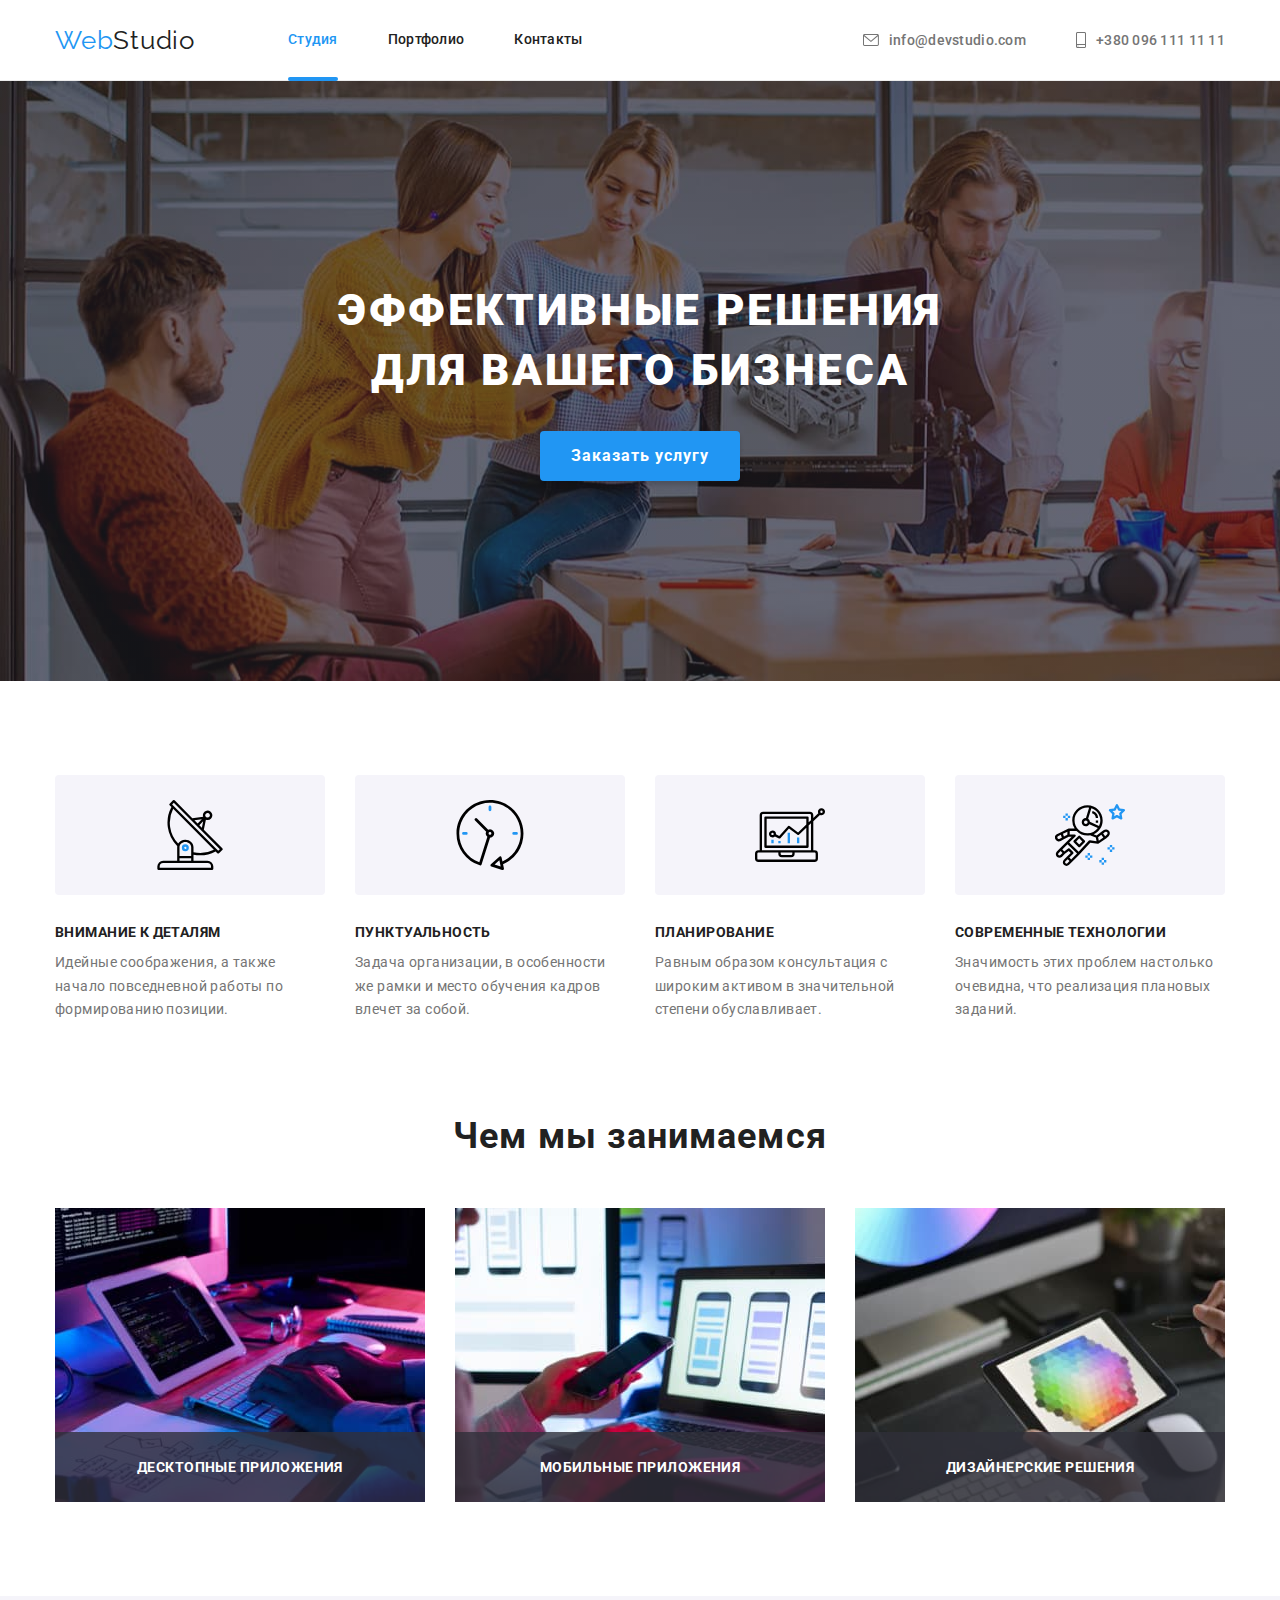
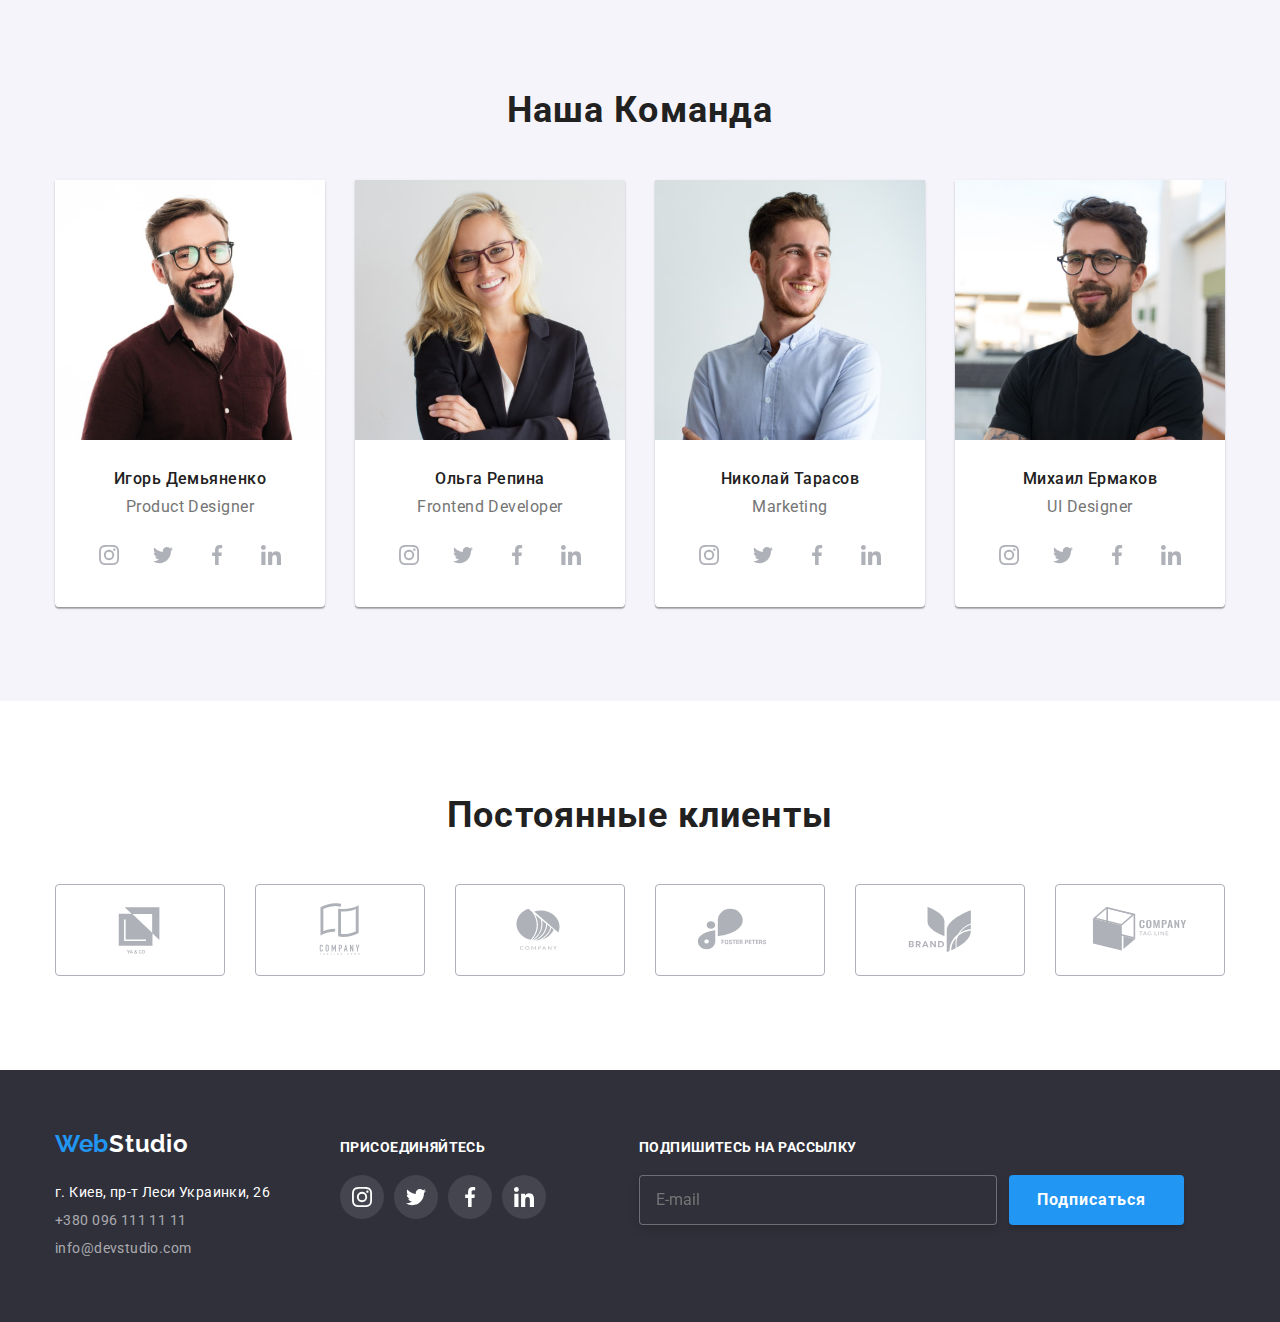
<file: index.html>
<!DOCTYPE html>
<html lang="en">
  <head>
    <meta charset="UTF-8" />
    <meta http-equiv="X-UA-Compatible" content="IE=edge" />
    <meta name="viewport" content="width=device-width, initial-scale=1.0" />
    <title>Студія</title>
    <link
      href="https://fonts.googleapis.com/css2?family=Raleway:wght@700&family=Roboto:wght@400;500;700;900&display=swap"
      rel="stylesheet"
    />
    <link
      rel="stylesheet"
      href="https://cdn.jsdelivr.net/npm/modern-normalize@1.1.0/modern-normalize.min.css"
    />
    <link rel="stylesheet" href="css/main.min.css" />
  </head>
  <body class="body">
    <header class="header">
      <div class="container flex">
        <!--logo-->
        <nav class="flex">
          <a href="index.html" class="logo flex"
            ><span class="blue">Web</span><span>Studio</span></a
          >
          <ul class="padding-hide flex nav-list">
            <li class="navigation-mar">
              <a href="index.html" class="navigation-item current blue"
                >Студия</a
              >
            </li>
            <li class="navigation-mar">
              <a href="portfolio.html" class="navigation-item">Портфолио</a>
            </li>
            <li class="navigation-mar">
              <a href="/" class="navigation-item">Контакты</a>
            </li>
          </ul>
        </nav>
        <ul class="padding-hide flex adress-bar">
          <li class="navigation-mar header-highlight">
            <a href="mailto:info@devstudio.com" class="adress-item">
              <svg class="icon-header" width="16" height="12">
                <use
                  href="images/icons/symbol-defs.svg#icon-envelope-hover"
                ></use>
              </svg>
              info@devstudio.com</a
            >
          </li>
          <li class="navigation-mar header-highlight">
            <a href="tel:+3800961111111" class="adress-item">
              <svg class="icon-header" width="10" height="16">
                <use href="images/icons/symbol-defs.svg#icon-smartphone"></use>
              </svg>
              +380 096 111 11 11</a
            >
          </li>
        </ul>
        <!--mobile sec menu-->
        <button
          class="menu-button"
          type="button"
          data-menu-button
          aria-expanded="false"
        >
          <svg class="menu-icon" width="40" height="40">
            <use
              class="menu-icon-open"
              href="images/icons/symbol-defs.svg#icon-burger"
            ></use>
            <use
              class="menu-icon-close"
              href="images/icons/symbol-defs.svg#icon-close-button"
            ></use>
          </svg>
        </button>
        <div class="menu-overlay" data-menu>
          <div class="menu">
            <nav class="menu__nav">
              <ul class="menu__nav-list">
                <li class="menu__nav-item">
                  <a class="menu__nav-link blue" href="index.html">Студия</a>
                </li>
                <li class="menu__nav-item">
                  <a class="menu__nav-link" href="portfolio.html">Портфолио</a>
                </li>
                <li class="menu__nav-item">
                  <a class="menu__nav-link" href="">Контакты</a>
                </li>
              </ul>
            </nav>
            <a class="menu__phone blue" href="tel:+380441111111"
              >+38 044 111 11 11</a
            >
            <a class="menu__mail" href="mailto:info@devstudio.com"
              >info@devstudio.com</a
            >
            <ul class="menu__socials">
              <li class="public-socials__item">
                <a class="public-socials__link" href="" lang="en">Instagram</a>
              </li>
              <li class="public-socials__item">
                <a class="public-socials__link" href="" lang="en">Youtube</a>
              </li>
              <li class="public-socials__item">
                <a class="public-socials__link" href="" lang="en">Facebook</a>
              </li>
              <li class="public-socials__item">
                <a class="public-socials__link" href="" lang="en">linkedin</a>
              </li>
            </ul>
          </div>
        </div>
        <!--mobile sec end-->
      </div>
    </header>
    <main>
      <!--hero sec.-->
      <section class="section hero">
        <div class="container">
          <h1 class="hero__main-statement hero__main-statement--white">
            эффективные решения для вашего бизнеса
          </h1>
          <button type="button" class="main__button" data-modal-open>
            Заказать услугу
          </button>
        </div>
      </section>
      <!--advantages sec.-->
      <section class="section advantages">
        <div class="container">
          <h2 class="visually-hidden" aria-hidden="true">Про компанию</h2>
          <ul class="padding-hide advantages__list">
            <li class="advantages__item">
              <div class="advantages__box">
                <svg width="70" height="70">
                  <use href="images/icons/symbol-defs.svg#icon-antenna"></use>
                </svg>
              </div>
              <h3 class="advantages__sub-title">внимание к деталям</h3>
              <p class="advantages__paragraph">
                Идейные соображения, а также начало повседневной работы по
                формированию позиции.
              </p>
            </li>
            <li class="advantages__item">
              <div class="advantages__box">
                <svg width="70" height="70">
                  <use href="images/icons/symbol-defs.svg#icon-clock"></use>
                </svg>
              </div>
              <h3 class="advantages__sub-title">пунктуальность</h3>
              <p class="advantages__paragraph">
                Задача организации, в особенности же рамки и место обучения
                кадров влечет за собой.
              </p>
            </li>
            <li class="advantages__item">
              <div class="advantages__box">
                <svg width="70" height="70">
                  <use href="images/icons/symbol-defs.svg#icon-diagram"></use>
                </svg>
              </div>
              <h3 class="advantages__sub-title">планирование</h3>
              <p class="advantages__paragraph">
                Равным образом консультация с широким активом в значительной
                степени обуславливает.
              </p>
            </li>
            <li class="advantages__item">
              <div class="advantages__box">
                <svg width="70" height="70">
                  <use href="images/icons/symbol-defs.svg#icon-astronaut"></use>
                </svg>
              </div>
              <h3 class="advantages__sub-title">современные технологии</h3>
              <p class="advantages__paragraph">
                Значимость этих проблем настолько очевидна, что реализация
                плановых заданий.
              </p>
            </li>
          </ul>
        </div>
      </section>
      <!--images-->
      <section class="section deliverables">
        <div class="container">
          <h2 class="header2wwd">Чем мы занимаемся</h2>
          <ul class="padding-hide flex-wat-we-d">
            <li class="what-we-do-item">
              <div class="image-desc">
                <picture>
                  <source
                    srcset="images/hero/box1.jpg 1x, images/hero/img@2x1.jpg 2x"
                    media="(min-width: 1200px)"
                    type="image/jpeg"
                  />
                  <img
                    class="image-display"
                    src="images/hero/box1.jpg"
                    alt="Рабочее место"
                    width="370"
                    height="294"
                    loading="lazy"
                  />
                </picture>
                <div class="image-display-desription">
                  <span class="image-description">десктопные приложения</span>
                </div>
              </div>
            </li>
            <li class="what-we-do-item">
              <div class="image-desc">
                <picture>
                  <source
                    srcset="
                      images/hero/box2.jpg     1x,
                      images/hero/img@2x-1.jpg 2x
                    "
                    media="(min-width: 1200px)"
                    type="image/jpeg"
                  />
                  <img
                    class="image-display"
                    src="images/hero/box2.jpg"
                    alt="Работа над дизайном"
                    width="370"
                    height="294"
                    loading="lazy"
                  />
                </picture>
                <div class="image-display-desription">
                  <span class="image-description">мобильные приложения</span>
                </div>
              </div>
            </li>
            <li class="what-we-do-item">
              <div class="image-desc">
                <picture>
                  <source
                    srcset="
                      images/hero/box3.jpg     1x,
                      images/hero/img@2x-2.jpg 2x
                    "
                    media="(min-width: 1200px)"
                    type="image/jpeg"
                  />
                  <img
                    class="image-display"
                    src="images/hero/box3.jpg"
                    alt="Выбор цвета"
                    width="370"
                    height="294"
                    loading="lazy"
                  />
                </picture>
                <div class="image-display-desription">
                  <span class="image-description">дизайнерские решения</span>
                </div>
              </div>
            </li>
          </ul>
        </div>
      </section>
      <!--team sec.-->
      <section class="section team">
        <div class="container">
          <h2 class="header2oc">Наша Команда</h2>
          <ul class="padding-hide flex-our-com">
            <li class="team-item">
              <picture>
                <source
                  srcset="
                    images/team/img1.jpg             1x,
                    images/team/img_team@2x-1_lg.jpg 2x
                  "
                  media="(min-width: 1200px)"
                  type="image/jpeg"
                />

                <source
                  srcset="
                    images/team/img1_md.jpg          1x,
                    images/team/img_team@2x-1_md.jpg 2x
                  "
                  media="(max-width: 768px)"
                  type="image/jpeg"
                />

                <source
                  srcset="
                    images/team/img1_sm.jpg          1x,
                    images/team/img_team@2x-1_sm.jpg 2x
                  "
                  media="(max-width: 767px)"
                  type="image/jpeg"
                />

                <img
                  class="image-display"
                  src="images/team/img1.jpg"
                  alt="Игорь Демьяненко"
                  width="450"
                  height="460"
                  loading="lazy"
                />
              </picture>
              <div class="description-spec">
                <h3 class="hero3">Игорь Демьяненко</h3>
                <p class="job-position">Product Designer</p>
                <ul class="padding-hide flex-icon">
                  <li class="flex-our-com social-item">
                    <a href="https://www.instagram.com/" class="circle"
                      ><svg class="icon-item">
                        <use
                          href="images/icons/symbol-defs.svg#icon-instagram"
                        ></use>
                      </svg>
                    </a>
                  </li>
                  <li class="flex-our-com social-item">
                    <a href="https://www.instagram.com/" class="circle"
                      ><svg class="icon-item">
                        <use
                          href="images/icons/symbol-defs.svg#icon-twitter"
                        ></use>
                      </svg>
                    </a>
                  </li>
                  <li class="flex-our-com social-item">
                    <a href="https://www.instagram.com/" class="circle"
                      ><svg class="icon-item">
                        <use
                          href="images/icons/symbol-defs.svg#icon-facebook"
                        ></use>
                      </svg>
                    </a>
                  </li>
                  <li class="flex-our-com social-item">
                    <a href="https://www.instagram.com/" class="circle"
                      ><svg class="icon-item">
                        <use
                          href="images/icons/symbol-defs.svg#icon-linkedin-1"
                        ></use>
                      </svg>
                    </a>
                  </li>
                </ul>
              </div>
            </li>
            <li class="team-item">
              <picture>
                <source
                  srcset="
                    images/team/img2.jpg             1x,
                    images/team/img_team@2x-2_lg.jpg 2x
                  "
                  media="(min-width: 1200px)"
                  type="image/jpeg"
                />

                <source
                  srcset="
                    images/team/img2_md.jpg          1x,
                    images/team/img_team@2x-2_md.jpg 2x
                  "
                  media="(max-width: 768px)"
                  type="image/jpeg"
                />

                <source
                  srcset="
                    images/team/img2_sm.jpg          1x,
                    images/team/img_team@2x-2_sm.jpg 2x
                  "
                  media="(max-width: 767px)"
                  type="image/jpeg"
                />
                <img
                  class="image-display"
                  src="images/team/img2.jpg"
                  alt="Ольга Репина"
                  width="450"
                  height="460"
                />
              </picture>
              <div class="description-spec">
                <h3 class="hero3">Ольга Репина</h3>
                <p class="job-position">Frontend Developer</p>
                <ul class="padding-hide flex-icon">
                  <li class="flex-our-com social-item">
                    <a href="https://www.instagram.com/" class="circle"
                      ><svg class="icon-item">
                        <use
                          href="images/icons/symbol-defs.svg#icon-instagram"
                        ></use>
                      </svg>
                    </a>
                  </li>
                  <li class="flex-our-com social-item">
                    <a href="https://www.instagram.com/" class="circle"
                      ><svg class="icon-item">
                        <use
                          href="images/icons/symbol-defs.svg#icon-twitter"
                        ></use>
                      </svg>
                    </a>
                  </li>
                  <li class="flex-our-com social-item">
                    <a href="https://www.instagram.com/" class="circle"
                      ><svg class="icon-item">
                        <use
                          href="images/icons/symbol-defs.svg#icon-facebook"
                        ></use>
                      </svg>
                    </a>
                  </li>
                  <li class="flex-our-com social-item">
                    <a href="https://www.instagram.com/" class="circle"
                      ><svg class="icon-item">
                        <use
                          href="images/icons/symbol-defs.svg#icon-linkedin-1"
                        ></use>
                      </svg>
                    </a>
                  </li>
                </ul>
              </div>
            </li>
            <li class="team-item">
              <picture>
                <source
                  srcset="
                    images/team/img3.jpg             1x,
                    images/team/img_team@2x-3_lg.jpg 2x
                  "
                  media="(min-width: 1200px)"
                  type="image/jpeg"
                />

                <source
                  srcset="
                    images/team/img3_md.jpg          1x,
                    images/team/img_team@2x-3_md.jpg 2x
                  "
                  media="(max-width: 768px)"
                  type="image/jpeg"
                />

                <source
                  srcset="
                    images/team/img3_sm.jpg          1x,
                    images/team/img_team@2x-3_sm.jpg 2x
                  "
                  media="(max-width: 767px)"
                  type="image/jpeg"
                />
                <img
                  class="image-display"
                  src="images/team/img3.jpg"
                  alt="Николай Тарасов"
                  width="450"
                  height="460"
                />
              </picture>
              <div class="description-spec">
                <h3 class="hero3">Николай Тарасов</h3>
                <p class="job-position">Marketing</p>
                <ul class="padding-hide flex-icon">
                  <li class="flex-our-com social-item">
                    <a href="https://www.instagram.com/" class="circle"
                      ><svg class="icon-item">
                        <use
                          href="images/icons/symbol-defs.svg#icon-instagram"
                        ></use>
                      </svg>
                    </a>
                  </li>
                  <li class="flex-our-com social-item">
                    <a href="https://www.instagram.com/" class="circle"
                      ><svg class="icon-item">
                        <use
                          href="images/icons/symbol-defs.svg#icon-twitter"
                        ></use>
                      </svg>
                    </a>
                  </li>
                  <li class="flex-our-com social-item">
                    <a href="https://www.instagram.com/" class="circle"
                      ><svg class="icon-item">
                        <use
                          href="images/icons/symbol-defs.svg#icon-facebook"
                        ></use>
                      </svg>
                    </a>
                  </li>
                  <li class="flex-our-com social-item">
                    <a href="https://www.instagram.com/" class="circle"
                      ><svg class="icon-item">
                        <use
                          href="images/icons/symbol-defs.svg#icon-linkedin-1"
                        ></use>
                      </svg>
                    </a>
                  </li>
                </ul>
              </div>
            </li>
            <li class="team-item">
              <picture>
                <source
                  srcset="
                    images/team/img4.jpg             1x,
                    images/team/img_team@2x-4_lg.jpg 2x
                  "
                  media="(min-width: 1200px)"
                  type="image/jpeg"
                />

                <source
                  srcset="
                    images/team/img4_md.jpg          1x,
                    images/team/img_team@2x-4_md.jpg 2x
                  "
                  media="(max-width: 768px)"
                  type="image/jpeg"
                />

                <source
                  srcset="
                    images/team/img4_sm.jpg          1x,
                    images/team/img_team@2x-4_sm.jpg 2x
                  "
                  media="(max-width: 767px)"
                  type="image/jpeg"
                />
                <img
                  class="image-display"
                  src="images/team/img4.jpg"
                  alt="Михаил Ермаков"
                  width="450"
                  height="460"
                />
              </picture>
              <div class="description-spec">
                <h3 class="hero3">Михаил Ермаков</h3>
                <p class="job-position">UI Designer</p>
                <ul class="padding-hide flex-icon">
                  <li class="flex-our-com social-item">
                    <a href="https://www.instagram.com/" class="circle"
                      ><svg class="icon-item">
                        <use
                          href="images/icons/symbol-defs.svg#icon-instagram"
                        ></use>
                      </svg>
                    </a>
                  </li>
                  <li class="flex-our-com social-item">
                    <a href="https://www.instagram.com/" class="circle"
                      ><svg class="icon-item">
                        <use
                          href="images/icons/symbol-defs.svg#icon-twitter"
                        ></use>
                      </svg>
                    </a>
                  </li>
                  <li class="flex-our-com social-item">
                    <a href="https://www.instagram.com/" class="circle"
                      ><svg class="icon-item">
                        <use
                          href="images/icons/symbol-defs.svg#icon-facebook"
                        ></use>
                      </svg>
                    </a>
                  </li>
                  <li class="flex-our-com social-item">
                    <a href="https://www.instagram.com/" class="circle"
                      ><svg class="icon-item">
                        <use
                          href="images/icons/symbol-defs.svg#icon-linkedin-1"
                        ></use>
                      </svg>
                    </a>
                  </li>
                </ul>
              </div>
            </li>
          </ul>
        </div>
      </section>
      <!--clients-->
      <section class="section">
        <div class="container">
          <h2 class="header2oc">Постоянные клиенты</h2>
          <ul class="padding-hide flex-clients">
            <li class="clients-li">
              <a class="client-link" href="/">
                <svg class="client-item" width="106" height="60">
                  <use href="images/icons/symbol-defs.svg#icon-logo"></use></svg
              ></a>
            </li>
            <li class="clients-li">
              <a class="client-link" href="/"
                ><svg class="client-item" width="106" height="60">
                  <use
                    href="images/icons/symbol-defs.svg#icon-logo-1"
                  ></use></svg
              ></a>
            </li>
            <li class="clients-li">
              <a class="client-link" href="/"
                ><svg class="client-item" width="106" height="60">
                  <use
                    href="images/icons/symbol-defs.svg#icon-logo-2"
                  ></use></svg
              ></a>
            </li>
            <li class="clients-li">
              <a class="client-link" href="/"
                ><svg class="client-item" width="106" height="60">
                  <use
                    href="images/icons/symbol-defs.svg#icon-logo-3"
                  ></use></svg
              ></a>
            </li>
            <li class="clients-li">
              <a class="client-link" href="/"
                ><svg class="client-item" width="106" height="60">
                  <use
                    href="images/icons/symbol-defs.svg#icon-logo-4"
                  ></use></svg
              ></a>
            </li>
            <li class="clients-li">
              <a class="client-link" href="/"
                ><svg class="client-item" width="106" height="60">
                  <use
                    href="images/icons/symbol-defs.svg#icon-logo-5"
                  ></use></svg
              ></a>
            </li>
          </ul>
        </div>
      </section>
    </main>
    <!--footer-->
    <footer class="backgroundblk section footer-padding">
      <div class="container footer-flex">
        <div class="footer-container">
          <a href="index.html" class="logo-footer"
            ><span class="blue">Web</span><span class="white">Studio</span></a
          >
          <address class="font-style-none adress-bar-footer">
            <ul class="padding-hide">
              <li>
                <a
                  href="https://www.google.com/maps/search/%D0%BC%D1%96%D1%81%D1%82%D0%BE+%D0%BA%D0%B8%D1%97%D0%B2+%D0%BF%D1%80%D0%BE%D1%81%D0%BF%D0%B5%D0%BA%D1%82+%D0%BB%D0%B5%D1%81%D1%96+%D1%83%D0%BA%D1%80%D0%B0%D1%97%D0%BD%D0%BA%D0%B8+%D0%B1%D1%83%D0%B4%D0%B8%D0%BD%D0%BE%D0%BA+26/@50.4267002,30.536354,17z/data=!3m1!4b1"
                  class="footer-adress"
                  >г. Киев, пр-т Леси Украинки, 26</a
                >
              </li>
              <li>
                <a href="tel:+3800961111111" class="footer-nav"
                  >+380 096 111 11 11</a
                >
              </li>
              <li>
                <a href="mailto:info@devstudio.com" class="footer-nav"
                  >info@devstudio.com</a
                >
              </li>
            </ul>
          </address>
        </div>
        <div>
          <p class="social-paragraph">присоединяйтесь</p>
          <ul class="padding-hide flex-icon-footer">
            <li class="flex-our-com social-item-footer">
              <a href="https://www.instagram.com/" class="circle-footer"
                ><svg class="icon-item-footer">
                  <use href="images/icons/symbol-defs.svg#icon-instagram"></use>
                </svg>
              </a>
            </li>
            <li class="flex-our-com social-item-footer">
              <a href="https://www.instagram.com/" class="circle-footer"
                ><svg class="icon-item-footer">
                  <use href="images/icons/symbol-defs.svg#icon-twitter"></use>
                </svg>
              </a>
            </li>
            <li class="flex-our-com social-item-footer">
              <a href="https://www.instagram.com/" class="circle-footer"
                ><svg class="icon-item-footer">
                  <use href="images/icons/symbol-defs.svg#icon-facebook"></use>
                </svg>
              </a>
            </li>
            <li class="flex-our-com social-item-footer">
              <a href="https://www.instagram.com/" class="circle-footer"
                ><svg class="icon-item-footer">
                  <use
                    href="images/icons/symbol-defs.svg#icon-linkedin-1"
                  ></use>
                </svg>
              </a>
            </li>
          </ul>
        </div>
        <div class="footer-form-container">
          <p class="social-paragraph">подпишитесь на рассылку</p>
          <form class="footer-form">
            <input
              class="footer-input"
              type="email"
              name="email"
              placeholder="E-mail"
            />
            <button type="submit" class="footer-form-button">
              Подписаться
              <svg width="24" height="24" class="footer-button-icon">
                <use href="images/icons/symbol-defs.svg#icon-icon-send"></use>
              </svg>
            </button>
          </form>
        </div>
      </div>
    </footer>
    <!--modal-->
    <div class="backdrop" data-modal>
      <form class="modal">
        <button class="modal-close-btn" data-modal-close>
          <svg width="18" height="18" class="close-icon">
            <use href="images/icons/symbol-defs.svg#icon-close-button"></use>
          </svg>
        </button>
        <b class="modal-message">Оставьте свои данные, мы вам перезвоним</b>
        <label class="modal-label">
          <span class="input-name">Имя</span>
          <input type="text" name="user_name" class="form-input" required />
          <svg width="18" height="18" class="input-icon">
            <use
              href="./images/icons/symbol-defs.svg#icon-person-black-18dp-1"
            ></use>
          </svg>
        </label>
        <label class="modal-label">
          <span class="input-name">Телефон</span>
          <input type="tel" name="phone-num" class="form-input" required />
          <svg width="18" height="18" class="input-icon">
            <use
              href="./images/icons/symbol-defs.svg#icon-phone-black-18dp-1"
            ></use>
          </svg>
        </label>
        <label class="modal-label">
          <span class="input-name">Почта</span>
          <input type="email" name="email" class="form-input" required />
          <svg width="18" height="18" class="input-icon">
            <use
              href="./images/icons/symbol-defs.svg#icon-email-black-18dp-1"
            ></use>
          </svg>
        </label>
        <label class="modal-label">
          <span class="input-name">Коментарии</span>
          <textarea
            name="coments"
            cols="10"
            rows="10"
            class="form-coments"
            placeholder="Введите текст"
          ></textarea>
        </label>
        <label class="agreement">
          <input
            class="agreement-checkbox visually-hidden"
            type="checkbox"
            aria-hidden="true"
            tabindex="-1"
          />
          <span
            class="custom-checkbox"
            role="checkbox"
            tabindex="0"
            aria-checked="true"
          >
            <svg width="11" height="8" class="custom-checkbox-icon">
              <use href="images/icons/symbol-defs.svg#icon-Vector"></use>
            </svg>
          </span>
          <span class="agreement-text"
            >Соглашаюсь с рассылкой и принимаю
            <a class="agreement-link" href="/">Условия договора</a></span
          >
        </label>
        <button class="submit-button">Отправить</button>
      </form>
    </div>
    <script src="./js/modal.js"></script>
    <script src="./js/mobile-menu.js"></script>
  </body>
</html>
</file>
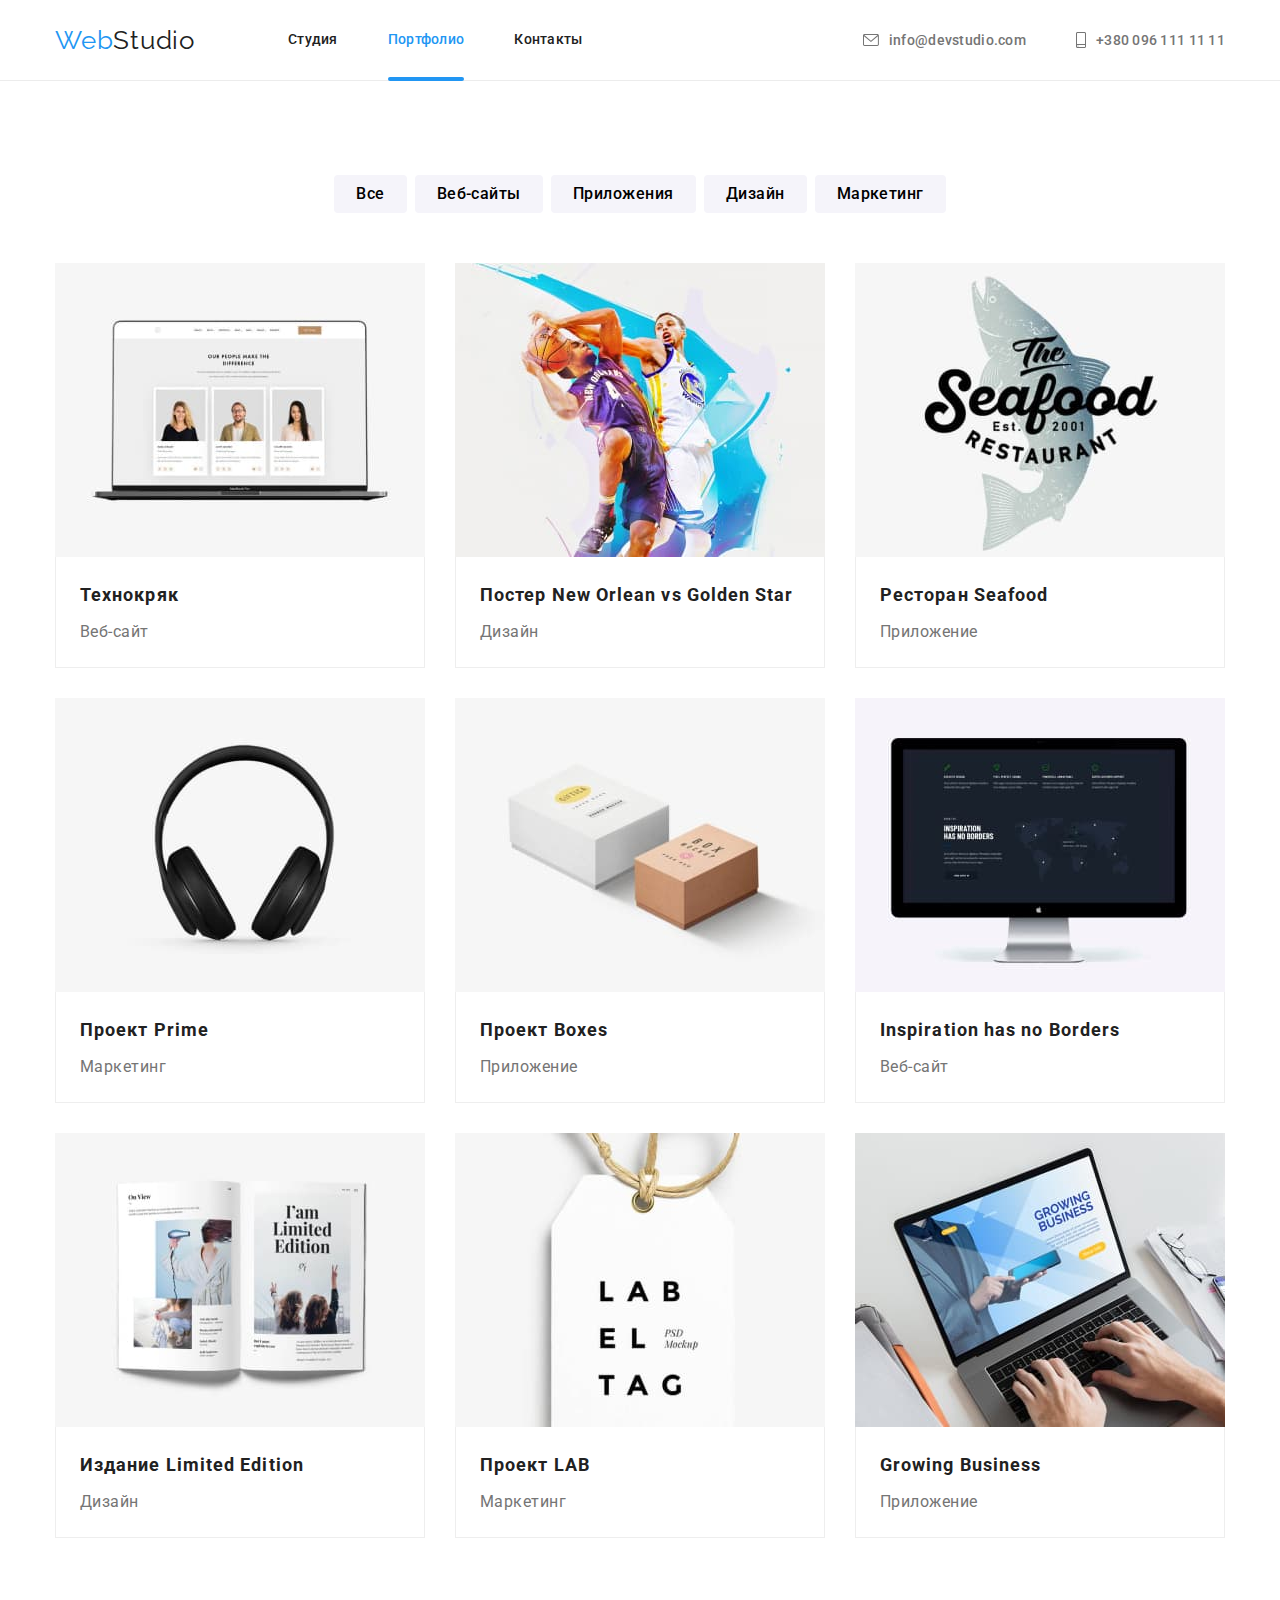
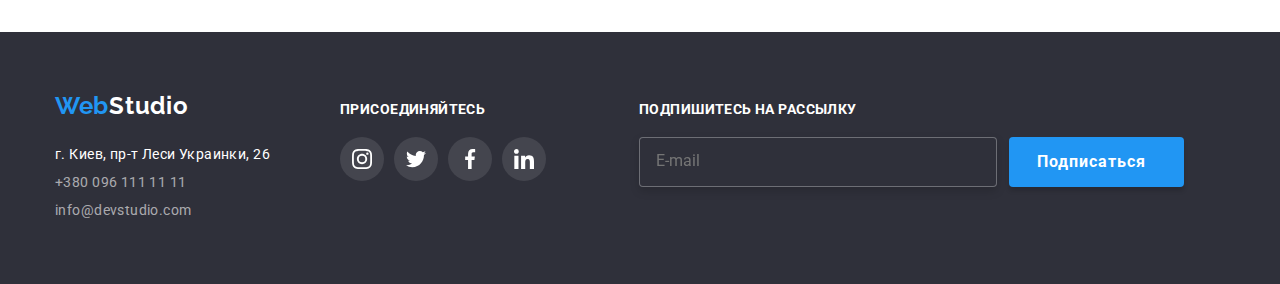
<file: portfolio.html>
<!DOCTYPE html>
<html lang="en">
  <head>
    <meta charset="UTF-8" />
    <meta http-equiv="X-UA-Compatible" content="IE=edge" />
    <meta name="viewport" content="width=device-width, initial-scale=1.0" />
    <title>Portfolio</title>
    <link
      href="https://fonts.googleapis.com/css2?family=Raleway:wght@700&family=Roboto:wght@400;500;700;900&display=swap"
      rel="stylesheet"
    />
    <link
      rel="stylesheet"
      href="https://cdn.jsdelivr.net/npm/modern-normalize@1.1.0/modern-normalize.min.css"
    />
    <link rel="stylesheet" href="css/main.min.css" />
  </head>
  <body class="body">
    <header class="header">
      <div class="container flex">
        <!--logo-->
        <nav class="flex">
          <a href="index.html" class="logo flex"
            ><span class="blue">Web</span><span>Studio</span></a
          >
          <ul class="padding-hide flex nav-list">
            <li class="navigation-mar">
              <a href="index.html" class="navigation-item">Студия</a>
            </li>
            <li class="navigation-mar">
              <a href="portfolio.html" class="navigation-item current blue"
                >Портфолио</a
              >
            </li>
            <li class="navigation-mar">
              <a href="/" class="navigation-item">Контакты</a>
            </li>
          </ul>
        </nav>
        <ul class="padding-hide flex adress-bar">
          <li class="navigation-mar header-highlight">
            <a href="mailto:info@devstudio.com" class="adress-item">
              <svg class="icon-header" width="16" height="12">
                <use
                  href="images/icons/symbol-defs.svg#icon-envelope-hover"
                ></use>
              </svg>
              info@devstudio.com</a
            >
          </li>
          <li class="navigation-mar header-highlight">
            <a href="tel:+3800961111111" class="adress-item">
              <svg class="icon-header" width="10" height="16">
                <use href="images/icons/symbol-defs.svg#icon-smartphone"></use>
              </svg>
              +380 096 111 11 11</a
            >
          </li>
        </ul>
        <!--mobile sec menu-->
        <button
          class="menu-button"
          type="button"
          data-menu-button
          aria-expanded="false"
        >
          <svg class="menu-icon" width="40" height="40">
            <use
              class="menu-icon-open"
              href="images/icons/symbol-defs.svg#icon-burger"
            ></use>
            <use
              class="menu-icon-close"
              href="images/icons/symbol-defs.svg#icon-close-button"
            ></use>
          </svg>
        </button>
        <div class="menu-overlay" data-menu>
          <div class="menu">
            <nav class="menu__nav">
              <ul class="menu__nav-list">
                <li class="menu__nav-item">
                  <a class="menu__nav-link" href="index.html">Студия</a>
                </li>
                <li class="menu__nav-item">
                  <a class="menu__nav-link blue" href="portfolio.html"
                    >Портфолио</a
                  >
                </li>
                <li class="menu__nav-item">
                  <a class="menu__nav-link" href="">Контакты</a>
                </li>
              </ul>
            </nav>
            <a class="menu__phone blue" href="tel:+380441111111"
              >+38 044 111 11 11</a
            >
            <a class="menu__mail" href="mailto:info@devstudio.com"
              >info@devstudio.com</a
            >
            <ul class="menu__socials">
              <li class="public-socials__item">
                <a class="public-socials__link" href="" lang="en">Instagram</a>
              </li>
              <li class="public-socials__item">
                <a class="public-socials__link" href="" lang="en">Youtube</a>
              </li>
              <li class="public-socials__item">
                <a class="public-socials__link" href="" lang="en">Facebook</a>
              </li>
              <li class="public-socials__item">
                <a class="public-socials__link" href="" lang="en">linkedin</a>
              </li>
            </ul>
          </div>
        </div>
        <!--mobile sec end-->
      </div>
    </header>
    <main>
      <!--button sec.-->
      <section class="section-product">
        <div class="container">
          <h1 class="visually-hidden" aria-hidden="true">фильтр</h1>
          <ul class="padding-hide flex-shop-buttons">
            <li class="small-button-item">
              <button type="button" class="small-button-text small-button">
                Все
              </button>
            </li>
            <li class="small-button-item">
              <button type="button" class="small-button-text small-button">
                Веб-сайты
              </button>
            </li>
            <li class="small-button-item">
              <button type="button" class="small-button-text small-button">
                Приложения
              </button>
            </li>
            <li class="small-button-item">
              <button type="button" class="small-button-text small-button">
                Дизайн
              </button>
            </li>
            <li class="small-button-item">
              <button type="button" class="small-button-text small-button">
                Маркетинг
              </button>
            </li>
          </ul>
          <!--product sec.-->
          <ul class="padding-hide flex-products">
            <li class="product-item">
              <a href="" class="product-link product-wrapper">
                <div class="image-wrapper">
                  <picture>
                    <source
                      srcset="
                        images/shop_block/img5.jpg        1x,
                        images/shop_block/img@2x-5_lg.jpg 2x
                      "
                      media="(min-width: 1200px)"
                      type="image/jpeg"
                    />

                    <source
                      srcset="
                        images/shop_block/img5_md.jpg     1x,
                        images/shop_block/img@2x-5_md.jpg 2x
                      "
                      media="(max-width: 768px)"
                      type="image/jpeg"
                    />

                    <source
                      srcset="
                        images/shop_block/img5_sm.jpg     1x,
                        images/shop_block/img@2x-5_sm.jpg 2x
                      "
                      media="(max-width:767 px)"
                      type="image/jpeg"
                    />

                    <img
                      class="image-display"
                      src="images/shop_block/img5.jpg"
                      alt="Работа над дизайном"
                      width="450"
                      height="294"
                      loading="lazy"
                    />
                  </picture>
                  <p class="product-descr">
                    Ресурс предлагает комплексные предложения с разным уровнем
                    функционала и сервисов. Все это позволит посетителю получить
                    исчерпывающие сведения о компании или частном лице.
                  </p>
                </div>
                <div class="inner-border">
                  <h2 class="product-header">Технокряк</h2>
                  <p class="product-paragraph">Веб-сайт</p>
                </div>
              </a>
            </li>
            <li class="product-item">
              <a href="" class="product-link product-wrapper">
                <div class="image-wrapper">
                  <picture>
                    <source
                      srcset="
                        images/shop_block/img6.jpg        1x,
                        images/shop_block/img@2x-6_lg.jpg 2x
                      "
                      media="(min-width: 1200px)"
                      type="image/jpeg"
                    />

                    <source
                      srcset="
                        images/shop_block/img6_md.jpg     1x,
                        images/shop_block/img@2x-6_md.jpg 2x
                      "
                      media="(max-width: 768px)"
                      type="image/jpeg"
                    />

                    <source
                      srcset="
                        images/shop_block/img6_sm.jpg     1x,
                        images/shop_block/img@2x-6_sm.jpg 2x
                      "
                      media="(max-width:767 px)"
                      type="image/jpeg"
                    />

                    <img
                      class="image-display"
                      src="images/shop_block/img6.jpg"
                      alt="Постер дизайна"
                      width="450"
                      height="294"
                    />
                  </picture>
                  <p class="product-descr">
                    Ресурс предлагает комплексные предложения с разным уровнем
                    функционала и сервисов. Все это позволит посетителю получить
                    исчерпывающие сведения о компании или частном лице.
                  </p>
                </div>
                <div class="inner-border">
                  <h2 class="product-header">
                    Постер New Orlean vs Golden Star
                  </h2>
                  <p class="product-paragraph">Дизайн</p>
                </div>
              </a>
            </li>
            <li class="product-item">
              <a href="" class="product-link product-wrapper">
                <div class="image-wrapper">
                  <picture>
                    <source
                      srcset="
                        images/shop_block/img7.jpg        1x,
                        images/shop_block/img@2x-7_lg.jpg 2x
                      "
                      media="(min-width: 1200px)"
                      type="image/jpeg"
                    />

                    <source
                      srcset="
                        images/shop_block/img7_md.jpg     1x,
                        images/shop_block/img@2x-7_md.jpg 2x
                      "
                      media="(max-width: 768px)"
                      type="image/jpeg"
                    />

                    <source
                      srcset="
                        images/shop_block/img7_sm.jpg     1x,
                        images/shop_block/img@2x-7_sm.jpg 2x
                      "
                      media="(max-width:767 px)"
                      type="image/jpeg"
                    />

                    <img
                      class="image-display"
                      src="images/shop_block/img7.jpg"
                      alt="Псотер ресторана"
                      width="450"
                      height="294"
                    />
                  </picture>
                  <p class="product-descr">
                    Ресурс предлагает комплексные предложения с разным уровнем
                    функционала и сервисов. Все это позволит посетителю получить
                    исчерпывающие сведения о компании или частном лице.
                  </p>
                </div>
                <div class="inner-border">
                  <h2 class="product-header">Ресторан Seafood</h2>
                  <p class="product-paragraph">Приложение</p>
                </div>
              </a>
            </li>
            <li class="product-item">
              <a href="" class="product-link product-wrapper">
                <div class="image-wrapper">
                  <picture>
                    <source
                      srcset="
                        images/shop_block/img8.jpg        1x,
                        images/shop_block/img@2x-8_lg.jpg 2x
                      "
                      media="(min-width: 1200px)"
                      type="image/jpeg"
                    />

                    <source
                      srcset="
                        images/shop_block/img8_md.jpg     1x,
                        images/shop_block/img@2x-8_md.jpg 2x
                      "
                      media="(max-width: 768px)"
                      type="image/jpeg"
                    />

                    <source
                      srcset="
                        images/shop_block/img8_sm.jpg     1x,
                        images/shop_block/img@2x-8_sm.jpg 2x
                      "
                      media="(max-width:767 px)"
                      type="image/jpeg"
                    />

                    <img
                      class="image-display"
                      src="images/shop_block/img8.jpg"
                      alt="Наушники"
                      width="450"
                      height="294"
                    />
                  </picture>
                  <p class="product-descr">
                    Ресурс предлагает комплексные предложения с разным уровнем
                    функционала и сервисов. Все это позволит посетителю получить
                    исчерпывающие сведения о компании или частном лице.
                  </p>
                </div>
                <div class="inner-border">
                  <h2 class="product-header">Проект Prime</h2>
                  <p class="product-paragraph">Маркетинг</p>
                </div>
              </a>
            </li>
            <li class="product-item">
              <a href="" class="product-link product-wrapper">
                <div class="image-wrapper">
                  <picture>
                    <source
                      srcset="
                        images/shop_block/img9.jpg        1x,
                        images/shop_block/img@2x-9_lg.jpg 2x
                      "
                      media="(min-width: 1200px)"
                      type="image/jpeg"
                    />

                    <source
                      srcset="
                        images/shop_block/img9_md.jpg     1x,
                        images/shop_block/img@2x-9_md.jpg 2x
                      "
                      media="(max-width: 768px)"
                      type="image/jpeg"
                    />

                    <source
                      srcset="
                        images/shop_block/img9_sm.jpg     1x,
                        images/shop_block/img@2x-9_sm.jpg 2x
                      "
                      media="(max-width:767 px)"
                      type="image/jpeg"
                    />

                    <img
                      class="image-display"
                      src="images/shop_block/img9.jpg"
                      alt="Внешний вид боксов"
                      width="450"
                      height="294"
                    />
                  </picture>
                  <p class="product-descr">
                    Ресурс предлагает комплексные предложения с разным уровнем
                    функционала и сервисов. Все это позволит посетителю получить
                    исчерпывающие сведения о компании или частном лице.
                  </p>
                </div>
                <div class="inner-border">
                  <h2 class="product-header">Проект Boxes</h2>
                  <p class="product-paragraph">Приложение</p>
                </div>
              </a>
            </li>
            <li class="product-item">
              <a href="" class="product-link product-wrapper">
                <div class="image-wrapper">
                  <picture>
                    <source
                      srcset="
                        images/shop_block/img10.jpg        1x,
                        images/shop_block/img@2x-10_lg.jpg 2x
                      "
                      media="(min-width: 1200px)"
                      type="image/jpeg"
                    />

                    <source
                      srcset="
                        images/shop_block/img10_md.jpg     1x,
                        images/shop_block/img@2x-10_md.jpg 2x
                      "
                      media="(max-width: 768px)"
                      type="image/jpeg"
                    />

                    <source
                      srcset="
                        images/shop_block/img10_sm.jpg     1x,
                        images/shop_block/img@2x-10_sm.jpg 2x
                      "
                      media="(max-width:767 px)"
                      type="image/jpeg"
                    />

                    <img
                      class="image-display"
                      src="images/shop_block/img10.jpg"
                      alt="Дизайн Inspiration has no Borders"
                      width="450"
                      height="294"
                    />
                  </picture>
                  <p class="product-descr">
                    Ресурс предлагает комплексные предложения с разным уровнем
                    функционала и сервисов. Все это позволит посетителю получить
                    исчерпывающие сведения о компании или частном лице.
                  </p>
                </div>
                <div class="inner-border">
                  <h2 class="product-header">Inspiration has no Borders</h2>
                  <p class="product-paragraph">Веб-сайт</p>
                </div>
              </a>
            </li>
            <li class="product-item">
              <a href="" class="product-link product-wrapper">
                <div class="image-wrapper">
                  <picture>
                    <source
                      srcset="
                        images/shop_block/img11.jpg        1x,
                        images/shop_block/img@2x-11_lg.jpg 2x
                      "
                      media="(min-width: 1200px)"
                      type="image/jpeg"
                    />

                    <source
                      srcset="
                        images/shop_block/img11_md.jpg     1x,
                        images/shop_block/img@2x-11_md.jpg 2x
                      "
                      media="(max-width: 768px)"
                      type="image/jpeg"
                    />

                    <source
                      srcset="
                        images/shop_block/img11_sm.jpg     1x,
                        images/shop_block/img@2x-11_sm.jpg 2x
                      "
                      media="(max-width:767 px)"
                      type="image/jpeg"
                    />

                    <img
                      class="image-display"
                      src="images/shop_block/img11.jpg"
                      alt="Журнал I'am Limited Edition"
                      width="450"
                      height="294"
                    />
                  </picture>
                  <p class="product-descr">
                    Ресурс предлагает комплексные предложения с разным уровнем
                    функционала и сервисов. Все это позволит посетителю получить
                    исчерпывающие сведения о компании или частном лице.
                  </p>
                </div>
                <div class="inner-border">
                  <h2 class="product-header">Издание Limited Edition</h2>
                  <p class="product-paragraph">Дизайн</p>
                </div>
              </a>
            </li>
            <li class="product-item">
              <a href="" class="product-link product-wrapper">
                <div class="image-wrapper">
                  <picture>
                    <source
                      srcset="
                        images/shop_block/img12.jpg        1x,
                        images/shop_block/img@2x-12_lg.jpg 2x
                      "
                      media="(min-width: 1200px)"
                      type="image/jpeg"
                    />

                    <source
                      srcset="
                        images/shop_block/img12_md.jpg     1x,
                        images/shop_block/img@2x-12_md.jpg 2x
                      "
                      media="(max-width: 768px)"
                      type="image/jpeg"
                    />

                    <source
                      srcset="
                        images/shop_block/img12_sm.jpg     1x,
                        images/shop_block/img@2x-12_sm.jpg 2x
                      "
                      media="(max-width:767 px)"
                      type="image/jpeg"
                    />

                    <img
                      class="image-display"
                      src="images/shop_block/img12.jpg"
                      alt="Лейбл Lab"
                      width="450"
                      height="294"
                    />
                  </picture>
                  <p class="product-descr">
                    Ресурс предлагает комплексные предложения с разным уровнем
                    функционала и сервисов. Все это позволит посетителю получить
                    исчерпывающие сведения о компании или частном лице.
                  </p>
                </div>
                <div class="inner-border">
                  <h2 class="product-header">Проект LAB</h2>
                  <p class="product-paragraph">Маркетинг</p>
                </div>
              </a>
            </li>
            <li class="product-item">
              <a href="" class="product-link product-wrapper">
                <div class="image-wrapper">
                  <picture>
                    <source
                      srcset="
                        images/shop_block/img13.jpg        1x,
                        images/shop_block/img@2x-13_lg.jpg 2x
                      "
                      media="(min-width: 1200px)"
                      type="image/jpeg"
                    />

                    <source
                      srcset="
                        images/shop_block/img13_md.jpg     1x,
                        images/shop_block/img@2x-13_md.jpg 2x
                      "
                      media="(max-width: 768px)"
                      type="image/jpeg"
                    />

                    <source
                      srcset="
                        images/shop_block/img13_sm.jpg     1x,
                        images/shop_block/img@2x-13_sm.jpg 2x
                      "
                      media="(max-width:767 px)"
                      type="image/jpeg"
                    />

                    <img
                      src="images/shop_block/img13.jpg"
                      alt="Дизайн Growing Business"
                      width="450"
                      height="294"
                    />
                  </picture>
                  <p class="product-descr">
                    Ресурс предлагает комплексные предложения с разным уровнем
                    функционала и сервисов. Все это позволит посетителю получить
                    исчерпывающие сведения о компании или частном лице.
                  </p>
                </div>
                <div class="inner-border">
                  <h2 class="product-header">Growing Business</h2>
                  <p class="product-paragraph">Приложение</p>
                </div>
              </a>
            </li>
          </ul>
        </div>
      </section>
    </main>
    <!--footer sec.-->
    <footer class="backgroundblk section footer-padding">
      <div class="container footer-flex">
        <div class="footer-container">
          <a href="index.html" class="logo-footer"
            ><span class="blue">Web</span><span class="white">Studio</span></a
          >
          <address class="font-style-none adress-bar-footer">
            <ul class="padding-hide">
              <li>
                <a
                  href="https://www.google.com/maps/search/%D0%BC%D1%96%D1%81%D1%82%D0%BE+%D0%BA%D0%B8%D1%97%D0%B2+%D0%BF%D1%80%D0%BE%D1%81%D0%BF%D0%B5%D0%BA%D1%82+%D0%BB%D0%B5%D1%81%D1%96+%D1%83%D0%BA%D1%80%D0%B0%D1%97%D0%BD%D0%BA%D0%B8+%D0%B1%D1%83%D0%B4%D0%B8%D0%BD%D0%BE%D0%BA+26/@50.4267002,30.536354,17z/data=!3m1!4b1"
                  class="footer-adress"
                  >г. Киев, пр-т Леси Украинки, 26</a
                >
              </li>
              <li>
                <a href="tel:+3800961111111" class="footer-nav"
                  >+380 096 111 11 11</a
                >
              </li>
              <li>
                <a href="mailto:info@devstudio.com" class="footer-nav"
                  >info@devstudio.com</a
                >
              </li>
            </ul>
          </address>
        </div>
        <div>
          <p class="social-paragraph">присоединяйтесь</p>
          <ul class="padding-hide flex-icon-footer">
            <li class="flex-our-com social-item-footer">
              <a href="https://www.instagram.com/" class="circle-footer"
                ><svg class="icon-item-footer">
                  <use href="images/icons/symbol-defs.svg#icon-instagram"></use>
                </svg>
              </a>
            </li>
            <li class="flex-our-com social-item-footer">
              <a href="https://www.instagram.com/" class="circle-footer"
                ><svg class="icon-item-footer">
                  <use href="images/icons/symbol-defs.svg#icon-twitter"></use>
                </svg>
              </a>
            </li>
            <li class="flex-our-com social-item-footer">
              <a href="https://www.instagram.com/" class="circle-footer"
                ><svg class="icon-item-footer">
                  <use href="images/icons/symbol-defs.svg#icon-facebook"></use>
                </svg>
              </a>
            </li>
            <li class="flex-our-com social-item-footer">
              <a href="https://www.instagram.com/" class="circle-footer"
                ><svg class="icon-item-footer">
                  <use
                    href="images/icons/symbol-defs.svg#icon-linkedin-1"
                  ></use>
                </svg>
              </a>
            </li>
          </ul>
        </div>
        <div class="footer-form-container">
          <p class="social-paragraph">подпишитесь на рассылку</p>
          <form class="footer-form">
            <input
              class="footer-input"
              type="email"
              name="email"
              placeholder="E-mail"
            />
            <button class="footer-form-button">
              Подписаться
              <svg width="24" height="24" class="footer-button-icon">
                <use href="images/icons/symbol-defs.svg#icon-icon-send"></use>
              </svg>
            </button>
          </form>
        </div>
      </div>
    </footer>
    <script src="./js/mobile-menu.js"></script>
  </body>
</html>
</file>
<file: css/main.min.css>
:root{--brand-color-black: #212121;--brand-color-blue: #2196f3;--brand-color-gray: #757575;--brand-color-white: #ffffff;--background-color: #2f303a;--background-color-gray: #f5f4fa;--item: 1;--indent: 30px}body{font-family:"Roboto", sans-serif;color:var(--brand-color-black)}.body.no-scroll{overflow:hidden}.padding-hide{padding-left:0;list-style-type:none;margin:0px}.flex{display:flex;align-items:center}.section{padding-top:94px;padding-bottom:94px}.section-product{padding-top:60px;padding-bottom:60px}@media screen and (min-width: 1200px){.section-product{padding-top:94px;padding-bottom:94px}}.container{padding:0px 15px 0px 15px;margin-left:auto;margin-right:auto}@media screen and (min-width: 480px){.container{width:480px}}@media screen and (min-width: 768px){.container{width:768px}}@media screen and (min-width: 1200px){.container{width:1200px}}.visually-hidden{position:absolute;white-space:nowrap;width:1px;height:1px;overflow:hidden;border:0;padding:0;clip:rect(0 0 0 0);clip-path:inset(50%);margin:-1px}img,svg{display:block;max-width:100%;height:auto}.flex-shop-buttons{display:flex;flex-wrap:wrap;margin-bottom:25px}@media screen and (min-width: 768px){.flex-shop-buttons{display:flex;justify-content:center;margin-bottom:50px}}.small-button{background-color:var(--background-color-gray);border-radius:4px;border:0px;padding:6px 22px 6px 22px}.small-button:hover,.small-button:focus{background-color:var(--brand-color-blue);box-shadow:0px 3px 1px rgba(0,0,0,0.1),0px 1px 2px rgba(0,0,0,0.08),0px 2px 2px rgba(0,0,0,0.12)}.small-button-item{margin-right:8px;margin-bottom:15px}@media screen and (min-width: 768px){.small-button-item{margin-bottom:0px}}.small-button-item:last-child{margin-right:0px}.small-button-text{font-family:"roboto", sans-serif;font-weight:500;font-size:16px;line-height:1.62;text-align:center;letter-spacing:0.03em;transition-property:color, background-color, box-shadow;transition-duration:250ms;transition-timing-function:cubic-bezier(0.4, 0, 0.2, 1)}.small-button-text:hover,.small-button-text:focus{color:var(--brand-color-white)}.logo{font-family:"Raleway";font-size:26px;line-height:1.19;letter-spacing:0.03em;text-decoration:none;color:var(--brand-color-black);margin-right:93px;padding-top:16px;padding-bottom:16px}@media screen and (min-width: 768px) and (max-width: 1199.98px){.logo{margin-right:88px}}.logo-footer{font-family:"Raleway";font-weight:700;font-size:24px;line-height:28px;text-align:center;letter-spacing:0.03em;color:var(--brand-color-black);text-decoration:none}.white{color:var(--brand-color-white)}.menu-button{position:relative;z-index:100;width:40px;height:40px;padding:0;margin-left:auto;display:flex;align-items:center;justify-content:center;border:none;background-color:transparent;cursor:pointer}@media screen and (min-width: 768px){.menu-button{display:none}}.menu-icon:hover,.menu-icon:focus{fill:var(--brand-color-blue)}.menu-icon-open{opacity:1;transition:400ms}.menu-button.is-open .menu-icon-open{opacity:0}.menu-icon-close{position:absolute;opacity:0;transform-origin:center;transition:400ms}.menu-button.is-open .menu-icon-close{opacity:1}.menu-overlay{position:fixed;z-index:10;top:0;left:0;width:100vw;height:100vh;background-color:rgba(25,28,38,0.2);box-shadow:0px 4px 8px rgba(0,0,0,0.04),0px 2px 4px rgba(0,0,0,0.08),0px 1px 3px rgba(0,0,0,0.16);opacity:0;visibility:hidden;pointer-events:none;transition:400ms}@media screen and (min-width: 768px){.menu-overlay{display:none}}.menu-overlay.is-open{opacity:1;visibility:visible;pointer-events:initial}.menu{position:absolute;top:0;right:0;transform:translateX(100%);display:flex;flex-direction:column;max-width:480px;width:100%;height:100%;padding-left:40px;padding-right:40px;padding-top:48px;padding-bottom:48px;background-color:#ffffff;box-shadow:-4px 0px 8px rgba(0,0,0,0.04),-2px 0px 4px rgba(0,0,0,0.08),-1px 0px 3px rgba(0,0,0,0.16);transition:400ms}.menu-overlay.is-open .menu{transform:translateX(0)}.menu__nav{margin-bottom:auto}.menu__nav-list{list-style:none;padding:0px;margin:0px}.menu__nav-item{margin-bottom:32px}.menu__nav-item:last-child{margin-bottom:0}.menu__nav-link{font-family:"Roboto";font-style:normal;font-weight:500;font-size:40px;line-height:47px;letter-spacing:0.02em;text-decoration:none;color:var(--brand-color-black);transition-property:color;transition-duration:250ms;transition-timing-function:cubic-bezier(0.4, 0, 0.2, 1)}@media screen and (max-width: 478.98px){.menu__nav-link{font-size:30px;line-height:35px}}.menu__nav-link:hover,.menu__nav-link:focus{color:var(--brand-color-blue)}.menu__phone{font-family:"Roboto";font-style:normal;font-weight:500;font-size:34px;line-height:40px;text-decoration:none;letter-spacing:0.02em;margin-bottom:32px}@media screen and (max-width: 478.98px){.menu__phone{font-size:24px}}.menu__mail{font-family:"Roboto";font-style:normal;font-weight:500;font-size:24px;line-height:28px;letter-spacing:0.02em;margin-bottom:64px;text-decoration:none;color:var(--brand-color-gray)}.menu__mail:hover,.menu__mail:focus{color:var(--brand-color-blue)}.menu__socials{margin:0px;padding:0px;list-style:none;display:flex}.public-socials__link{font-family:"Roboto";font-style:normal;font-weight:500;font-size:18px;line-height:22px;text-decoration:none;letter-spacing:0.02em;color:var(--brand-color-blue);margin-right:10px}@media screen and (max-width: 478.98px){.public-socials__link{font-size:12px;line-height:22px}}.public-socials__item{margin-right:10px;border-right:1px solid rgba(33,33,33,0.2)}.public-socials__item:last-child{margin:0px;border:none}.backdrop{position:fixed;top:0;left:50%;transform:translateX(-50%);width:100vw;height:100vh;background-color:rgba(0,0,0,0.2);opacity:0;visibility:hidden;transition-property:opacity, visibility;transition-duration:350ms;transition-timing-function:linear;z-index:200}.backdrop.is-open{opacity:1;visibility:visible}.modal-close-btn{position:absolute;top:8px;right:8px;width:30px;height:30px;border-radius:50%;background-color:#ffffff;border:1px solid rgba(0,0,0,0.1);display:flex;align-items:center;justify-content:center;cursor:pointer}.modal-close-btn:hover .close-icon,.modal-close-btn:focus .close-icon{fill:var(--brand-color-blue)}.close-icon{fill:var(--brand-color-black);transition-property:fill;transition-duration:250ms;transition-timing-function:cubic-bezier(0.4, 0, 0.2, 1)}.submit-button{font-weight:700;font-size:16px;line-height:30px;letter-spacing:0.06em;color:var(--brand-color-white);width:200px;padding:10px 55px;background:#2196f3;box-shadow:0px 4px 4px rgba(0,0,0,0.15);border:0px;border-radius:4px;margin-left:auto;margin-right:auto;transition:background-color 250ms cubic-bezier(0.4, 0, 0.2, 1)}.submit-button:hover,.submit-button:focus{background-color:#188ce8}.modal{position:absolute;top:50%;left:50%;transform:translate(-50%, -50%);width:450px;background-color:#ffffff;box-shadow:0px 1px 3px rgba(0,0,0,0.12),0px 1px 1px rgba(0,0,0,0.14),0px 2px 1px rgba(0,0,0,0.2);border-radius:4px;padding:40px;display:flex;flex-direction:column}@media screen and (max-width: 478.98px){.modal{width:100%;max-width:365px}}@media screen and (min-width: 1200px){.modal{width:528px}}.modal-message{font-weight:700;font-size:20px;line-height:23px;letter-spacing:0.03em;text-align:justify;margin-bottom:12px}.modal-label{display:flex;flex-direction:column;margin-bottom:10px;position:relative}.input-name{font-weight:400;font-size:12px;line-height:14px;letter-spacing:0.01em;color:var(--brand-color-gray);margin-bottom:4px}.form-input{min-height:40px;padding:12px 35px;border:1px solid rgba(33,33,33,0.2);border-radius:4px;transition-property:border-color;transition-duration:250ms;transition-timing-function:cubic-bezier(0.4, 0, 0.2, 1);outline:none}.form-input:hover,.form-input:focus{border-color:var(--brand-color-blue)}.input-icon{position:absolute;top:31px;left:12px;transition-property:fill;transition-duration:250ms;transition-timing-function:cubic-bezier(0.4, 0, 0.2, 1)}.modal-label:hover .input-icon,.modal-label:focus .input-icon{fill:var(--brand-color-blue)}.form-coments{resize:none;border:1px solid rgba(33,33,33,0.2);border-radius:4px;padding:12px 16px;height:120px;margin-bottom:10px;transition-property:border-color;transition-duration:250ms;transition-timing-function:cubic-bezier(0.4, 0, 0.2, 1);outline:none}.form-coments:hover,.form-coments:focus{border-color:var(--brand-color-blue)}.form-coments::placeholder{font-weight:400;font-size:12px;line-height:14px;letter-spacing:0.01em;color:rgba(117,117,117,0.5)}.agreement{margin-bottom:30px;display:flex;align-items:center;justify-content:center}.custom-checkbox{position:relative;top:0;left:0;display:inline-flex;width:16px;height:15px;align-items:center;justify-content:center;margin-right:7px;border:2px solid var(--brand-color-black);border-radius:3px;transition-property:background-color, border-color;transition-duration:250ms;transition-timing-function:cubic-bezier(0.4, 0, 0.2, 1)}.custom-checkbox-icon{fill:transparent;transition-property:fill;transition-duration:250ms;transition-timing-function:cubic-bezier(0.4, 0, 0.2, 1)}.agreement-checkbox:checked+.custom-checkbox{background-color:var(--brand-color-blue);border-color:var(--brand-color-blue)}.agreement-checkbox:checked+.custom-checkbox>.custom-checkbox-icon{fill:var(--brand-color-white)}.agreement-text{font-weight:400;letter-spacing:0.03em;color:#757575;font-size:12px;line-height:14px}@media screen and (min-width: 1200px){.agreement-text{font-size:14px;line-height:24px}}.agreement-link{font-weight:400;letter-spacing:0.03em;text-decoration-line:underline;color:#2196f3;font-size:12px;line-height:14px}@media screen and (min-width: 1200px){.agreement-link{font-size:14px;line-height:24px}}@media screen and (min-width: 768px){.advantages__list{display:flex;flex-wrap:wrap;margin:0px;gap:30px}}@media screen and (max-width: 767.98px){.advantages__item{margin-right:0px;margin-bottom:30px}}@media screen and (min-width: 768px){.advantages__item{width:354px}}@media screen and (min-width: 1200px){.advantages__item{width:270px}}.advantages__item:last-child{margin-right:0px}.advantages__sub-title{font-weight:700;font-size:14px;line-height:1.14;letter-spacing:0.03em;text-transform:uppercase;margin:0px;margin-bottom:10px}@media screen and (max-width: 767.98px){.advantages__sub-title{text-align:center}}.advantages__paragraph{font-weight:400;font-size:14px;line-height:1.71;letter-spacing:0.03em;color:var(--brand-color-gray);margin:0px}.advantages__box{background-color:var(--background-color-gray);border-radius:4px;height:120px;margin-bottom:30px;display:flex;align-items:center;justify-content:center}.flex-clients{display:flex;align-items:center}@media screen and (max-width: 767.98px){.flex-clients{flex-wrap:wrap;gap:30px}}@media screen and (min-width: 768px) and (max-width: 1199.98px){.flex-clients{flex-wrap:wrap;gap:30px}}.clients-li{--item: 2;flex-basis:calc((100% - var(--indent) * (var(--item) - 1)) / var(--item))}@media screen and (min-width: 768px){.clients-li{--item: 3}}@media screen and (min-width: 1200px){.clients-li{--item: 6}}@media screen and (min-width: 1200px){.clients-li{margin-right:30px}}.clients-li:last-child{margin-right:0px}.client-link{height:92px;border:1px solid;border-color:#afb1b8;box-sizing:border-box;border-radius:4px;display:flex;align-items:center;justify-content:center;transition-property:border-color;transition-duration:250ms;transition-timing-function:cubic-bezier(0.4, 0, 0.2, 1)}.client-link:hover,.client-link:focus{border-color:var(--brand-color-blue)}.client-item{fill:#afb1b8;transition-property:fill;transition-duration:250ms;transition-timing-function:cubic-bezier(0.4, 0, 0.2, 1)}.client-link:hover .client-item,.client-link:focus .client-item{fill:var(--brand-color-blue)}.deliverables{padding-top:0px;display:none}@media screen and (min-width: 1200px){.deliverables{display:block}}.header2wwd{font-weight:700;font-size:36px;line-height:1.16;text-align:center;letter-spacing:0.03em;margin:0px;margin-bottom:50px}.flex-wat-we-d{display:flex;align-items:center}.what-we-do-item{margin-right:30px}.what-we-do-item:last-child{margin-right:0px}.image-desc{position:relative}.image-description{font-weight:700;font-size:14px;line-height:16px;letter-spacing:0.03em;text-transform:uppercase;color:#ffffff}.backgroundblk{background-color:var(--background-color)}.footer-padding{padding-top:60px;padding-bottom:60px}.footer-nav{font-weight:400;font-size:14px;line-height:2;letter-spacing:0.03em;color:rgba(255,255,255,0.6);text-decoration:none;transition-property:color;transition-duration:250ms;transition-timing-function:cubic-bezier(0.4, 0, 0.2, 1)}.footer-nav:hover,.footer-nav:focus{color:var(--brand-color-blue)}.footer-adress{font-weight:400;font-size:14px;line-height:2;letter-spacing:0.03em;color:var(--brand-color-white);text-decoration:none;transition-property:color;transition-duration:250ms;transition-timing-function:cubic-bezier(0.4, 0, 0.2, 1)}.footer-adress:hover,.footer-adress:focus{color:var(--brand-color-blue)}.adress-bar-footer{margin-top:20px}.social-paragraph{font-weight:700;font-size:14px;line-height:16px;letter-spacing:0.03em;text-align:center;text-transform:uppercase;margin:0px;color:#ffffff;margin-bottom:20px}@media screen and (min-width: 1200px){.social-paragraph{text-align:left}}@media screen and (min-width: 768px) and (max-width: 1199.98px){.footer-flex{justify-content:center}}@media screen and (min-width: 768px){.footer-flex{display:flex;align-items:baseline;flex-wrap:wrap}}.footer-container{text-align:center}@media screen and (max-width: 767.98px){.footer-container{margin-bottom:60px}}@media screen and (min-width: 768px) and (max-width: 1199.98px){.footer-container{margin-right:100px}}@media screen and (min-width: 1200px){.footer-container{text-align:left;margin-right:70px}}.flex-icon-footer{display:flex;align-items:center;justify-content:center}.social-item-footer{margin-right:10px}.social-item-footer:hover .circle-footer,.social-item-footer:focus .circle-footer{background-color:var(--brand-color-blue)}.social-item-footer:last-child{margin-right:0px}.circle-footer{width:44px;height:44px;background-color:rgba(255,255,255,0.1);border-radius:50%;display:flex;align-items:center;justify-content:center;transition-property:background-color;transition-duration:250ms;transition-timing-function:cubic-bezier(0.4, 0, 0.2, 1)}.icon-item-footer{width:20px;height:20px;fill:#ffffff}@media screen and (max-width: 1199.98px){.footer-form-container{margin-top:60px}}@media screen and (min-width: 1200px){.footer-form-container{margin-left:93px}}.footer-form{display:flex;flex-direction:column;align-items:center}@media screen and (min-width: 1200px){.footer-form{max-width:358px;flex-direction:row}}.footer-input{flex-shrink:0;width:100%;max-width:450px;max-height:50px;padding:15px 16px;color:var(--brand-color-white);background-color:var(--background-color);filter:drop-shadow(0px 4px 4px rgba(0,0,0,0.15));border-radius:4px;border:1px solid rgba(255,255,255,0.3)}@media screen and (min-width: 768px) and (max-width: 1199.98px){.footer-input{width:450px}}@media screen and (max-width: 1199.98px){.footer-input{margin-bottom:20px}}@media screen and (min-width: 1200px){.footer-input{margin-right:12px}}.footer-button-icon{margin-left:10px;fill:var(--brand-color-white)}.footer-form-button{background:#2196f3;box-shadow:0px 4px 4px rgba(0,0,0,0.15);border-radius:4px;border:0px;padding:10px 28px;font-weight:700;font-size:16px;line-height:30px;display:flex;align-items:center;text-align:center;letter-spacing:0.06em;color:var(--brand-color-white)}.font-style-none{font-style:normal}.hero{padding-top:118px;padding-bottom:118px;background-color:var(--background-color);max-width:1600px;margin-right:auto;margin-left:auto;background-size:cover;background-image:linear-gradient(to top, rgba(47,48,58,0.4), rgba(47,48,58,0.4)),url(../images/backgroung/background_sm.jpg)}@media screen and (min-device-pixel-ratio: 2), screen and (-moz-min-device-pixel-ratio: 2), screen and (-o-min-device-pixel-ratio: 2 / 1), screen and (-webkit-min-device-pixel-ratio: 2), screen and (min-resolution: 192dpi), screen and (min-resolution: 2dppx){.hero{background-image:linear-gradient(to top, rgba(47,48,58,0.4), rgba(47,48,58,0.4)),url(../images/backgroung/background@2x_sm.jpg)}}@media screen and (min-width: 768px) and (max-width: 1199.98px){.hero{padding-top:118px;padding-bottom:118px}}@media screen and (min-width: 768px){.hero{background-image:linear-gradient(to top, rgba(47,48,58,0.4), rgba(47,48,58,0.4)),url(../images/backgroung/background_md.jpg)}}@media screen and (min-width: 768px) and (min-device-pixel-ratio: 2), screen and (min-width: 768px) and (-moz-min-device-pixel-ratio: 2), screen and (min-width: 768px) and (-o-min-device-pixel-ratio: 2 / 1), screen and (min-width: 768px) and (-webkit-min-device-pixel-ratio: 2), screen and (min-width: 768px) and (min-resolution: 192dpi), screen and (min-width: 768px) and (min-resolution: 2dppx){.hero{background-image:linear-gradient(to top, rgba(47,48,58,0.4), rgba(47,48,58,0.4)),url(../images/backgroung/background@2x_md.jpg)}}@media screen and (min-width: 1200px){.hero{padding-top:200px;padding-bottom:200px;background-image:linear-gradient(to top, rgba(47,48,58,0.4), rgba(47,48,58,0.4)),url(../images/backgroung/backgound.jpg)}}@media screen and (min-width: 1200px) and (min-device-pixel-ratio: 2), screen and (min-width: 1200px) and (-moz-min-device-pixel-ratio: 2), screen and (min-width: 1200px) and (-o-min-device-pixel-ratio: 2 / 1), screen and (min-width: 1200px) and (-webkit-min-device-pixel-ratio: 2), screen and (min-width: 1200px) and (min-resolution: 192dpi), screen and (min-width: 1200px) and (min-resolution: 2dppx){.hero{background-image:linear-gradient(to top, rgba(47,48,58,0.4), rgba(47,48,58,0.4)),url(../images/backgroung/background@2x.jpg)}}.hero__main-statement{font-weight:900;font-size:26px;line-height:1.36;text-align:center;letter-spacing:0.06em;text-transform:uppercase;max-width:360px;margin:0px;margin-left:auto;margin-right:auto}@media screen and (min-width: 1200px){.hero__main-statement{font-size:44px;max-width:696px}}.hero__main-statement--white{color:var(--brand-color-white)}.main__button{background-color:var(--brand-color-blue);box-shadow:0px 4px 4px rgba(0,0,0,0.15);border-radius:4px;border:0px;width:200px;height:50px;display:block;margin:auto;margin-top:30px;transition-property:color;transition-duration:250ms;transition-timing-function:cubic-bezier(0.4, 0, 0.2, 1);font-family:"roboto", sans-serif;font-weight:700;font-size:16px;line-height:1.87;text-align:center;letter-spacing:0.06em;color:var(--brand-color-white)}.main__button:hover,.main__button:focus{background-color:#188ce8}.header{border-bottom:#ececec solid 1px}@media screen and (max-width: 767.98px){.nav-list{display:none}}.navigation-mar{margin-right:50px}.navigation-mar:last-child{margin:0px}.navigation-item{font-weight:500;font-size:14px;line-height:1.14;letter-spacing:0.02em;text-decoration:none;color:var(--brand-color-black);padding-top:32px;padding-bottom:32px;display:flex;align-items:center;transition-property:color;transition-duration:250ms;transition-timing-function:cubic-bezier(0.4, 0, 0.2, 1)}.navigation-item:hover,.navigation-item:focus{color:var(--brand-color-blue)}.blue{color:var(--brand-color-blue)}.current{position:relative}.current::after{content:"";position:absolute;bottom:-1px;left:0;display:block;width:100%;height:4px;border-radius:2px;background-color:var(--brand-color-blue)}.icon-header{margin-right:0px;margin-right:10px;fill:var(--brand-color-gray);transition-property:fill;transition-duration:250ms;transition-timing-function:cubic-bezier(0.4, 0, 0.2, 1)}.header-highlight:hover .icon-header,.header-highlight:focus .icon-header{fill:var(--brand-color-blue)}.adress-bar{display:none}@media screen and (min-width: 768px) and (max-width: 1199.98px){.adress-bar{display:block;margin-left:auto}}@media screen and (min-width: 1200px){.adress-bar{display:flex;margin-left:auto;align-items:center}}@media screen and (min-width: 768px) and (max-width: 1199.98px){.header-highlight{margin-right:0px;margin-bottom:10px}}@media screen and (min-width: 768px){.adress-item{font-weight:500;font-size:12px;line-height:14px;letter-spacing:0.02em;color:var(--brand-color-gray);text-decoration:none;transition-property:color, fill;transition-duration:250ms;transition-timing-function:cubic-bezier(0.4, 0, 0.2, 1);display:flex;align-items:center}}@media screen and (min-width: 768px) and (min-width: 1200px){.adress-item{font-size:14px;line-height:16px}}.header-highlight:hover .adress-item,.header-highlight:focus .adress-item{color:var(--brand-color-blue)}@media screen and (min-width: 768px) and (max-width: 1199.98px){.flex-products{display:flex;flex-wrap:wrap;margin-bottom:0px;gap:30px}}@media screen and (min-width: 1200px){.flex-products{display:flex;align-items:center;flex-wrap:wrap;font-size:0px;gap:30px}}.product-item{margin-bottom:30px}@media screen and (min-width: 768px){.product-item{width:354px;display:flex;margin-bottom:0}}@media screen and (min-width: 1200px){.product-item{width:370px;display:flex;margin-bottom:0}}.product-link{display:flex;flex-direction:column;text-decoration:none;transition-property:box-shadow;transition-duration:250ms;transition-timing-function:cubic-bezier(0.4, 0, 0.2, 1)}.product-link:hover,.product-link:focus{box-shadow:0px 1px 1px rgba(0,0,0,0.12),0px 4px 4px rgba(0,0,0,0.06),1px 4px 6px rgba(0,0,0,0.16)}.inner-border{border:1px solid #eeeeee;border-top:none;padding:20px 24px 20px 24px}@media screen and (min-width: 768px){.inner-border{flex-grow:1}}.image-display-desription{position:absolute;bottom:0;left:0;background:rgba(47,48,58,0.8);width:370px;height:70px;display:flex;align-items:center;justify-content:center}.product-header{font-weight:700;font-size:18px;line-height:2;letter-spacing:0.06em;color:var(--brand-color-black);margin:0px;margin-bottom:4px}.product-paragraph{font-weight:400;font-size:16px;line-height:1.87;letter-spacing:0.03em;color:var(--brand-color-gray);margin:0px}.image-wrapper{position:relative;overflow:hidden}@media screen and (min-width: 768px) and (max-width: 1199.98px){.product-wrapper{width:354px}}.product-descr{position:absolute;top:0;left:0;display:flex;align-items:center;padding:63px 24px;width:100%;height:100%;transform:translateY(100%);margin:0;font-size:18px;font-weight:400;line-height:28px;letter-spacing:0.03em;color:#ffffff;background-color:rgba(33,150,243,0.9);transition-property:transform;transition-duration:250ms;transition-timing-function:linear}@media screen and (max-width: 478.98px){.product-descr{font-size:14px;line-height:22px}}.product-wrapper:hover .product-descr{transform:translateY(0)}.team{background-color:var(--background-color-gray)}.header2oc{font-weight:700;font-size:36px;line-height:1.16;text-align:center;letter-spacing:0.03em;margin:0px;margin-bottom:47.65px}@media screen and (min-width: 768px) and (max-width: 1199.98px){.flex-our-com{display:flex;flex-wrap:wrap;gap:30px}}@media screen and (min-width: 1200px){.flex-our-com{display:flex;align-items:center}}.team-item{box-shadow:0px 1px 3px rgba(0,0,0,0.12),0px 1px 1px rgba(0,0,0,0.14),0px 2px 1px rgba(0,0,0,0.2);border-radius:0px 0px 4px 4px;margin-right:30px;background-color:#ffffff}@media screen and (max-width: 767.98px){.team-item{margin-right:0px;margin-bottom:30px}}@media screen and (min-width: 768px) and (max-width: 1199.98px){.team-item{width:354px;margin-right:0px}}.team-item:last-child{margin-right:0px}@media screen and (max-width: 767.98px){.team-item:last-child{margin-bottom:0px}}.image-display{display:block}.description-spec{padding:30px}.job-position{font-weight:400;font-size:16px;line-height:1.18;text-align:center;letter-spacing:0.03em;color:var(--brand-color-gray);margin:0px;margin-bottom:16px}.flex-icon{display:flex;align-items:center;justify-content:center}.social-item{margin-right:10px}.social-item:last-child{margin-right:0px}.social-item:hover .circle .icon-item,.social-item:focus .circle .icon-item{fill:#ffffff}.hero3{font-weight:500;font-size:16px;line-height:1.18;text-align:center;letter-spacing:0.03em;margin:0px;margin-bottom:9.49px}.circle{width:44px;height:44px;background-color:#ffffff;border-radius:50%;display:flex;align-items:center;justify-content:center;transition-property:background-color;transition-duration:250ms;transition-timing-function:cubic-bezier(0.4, 0, 0.2, 1)}.circle:hover,.circle:focus{background-color:var(--brand-color-blue)}.icon-item{width:20px;height:20px;fill:#afb1b8;transition-property:fill;transition-duration:250ms;transition-timing-function:cubic-bezier(0.4, 0, 0.2, 1)}
/*# sourceMappingURL=main.min.css.map */
</file>
